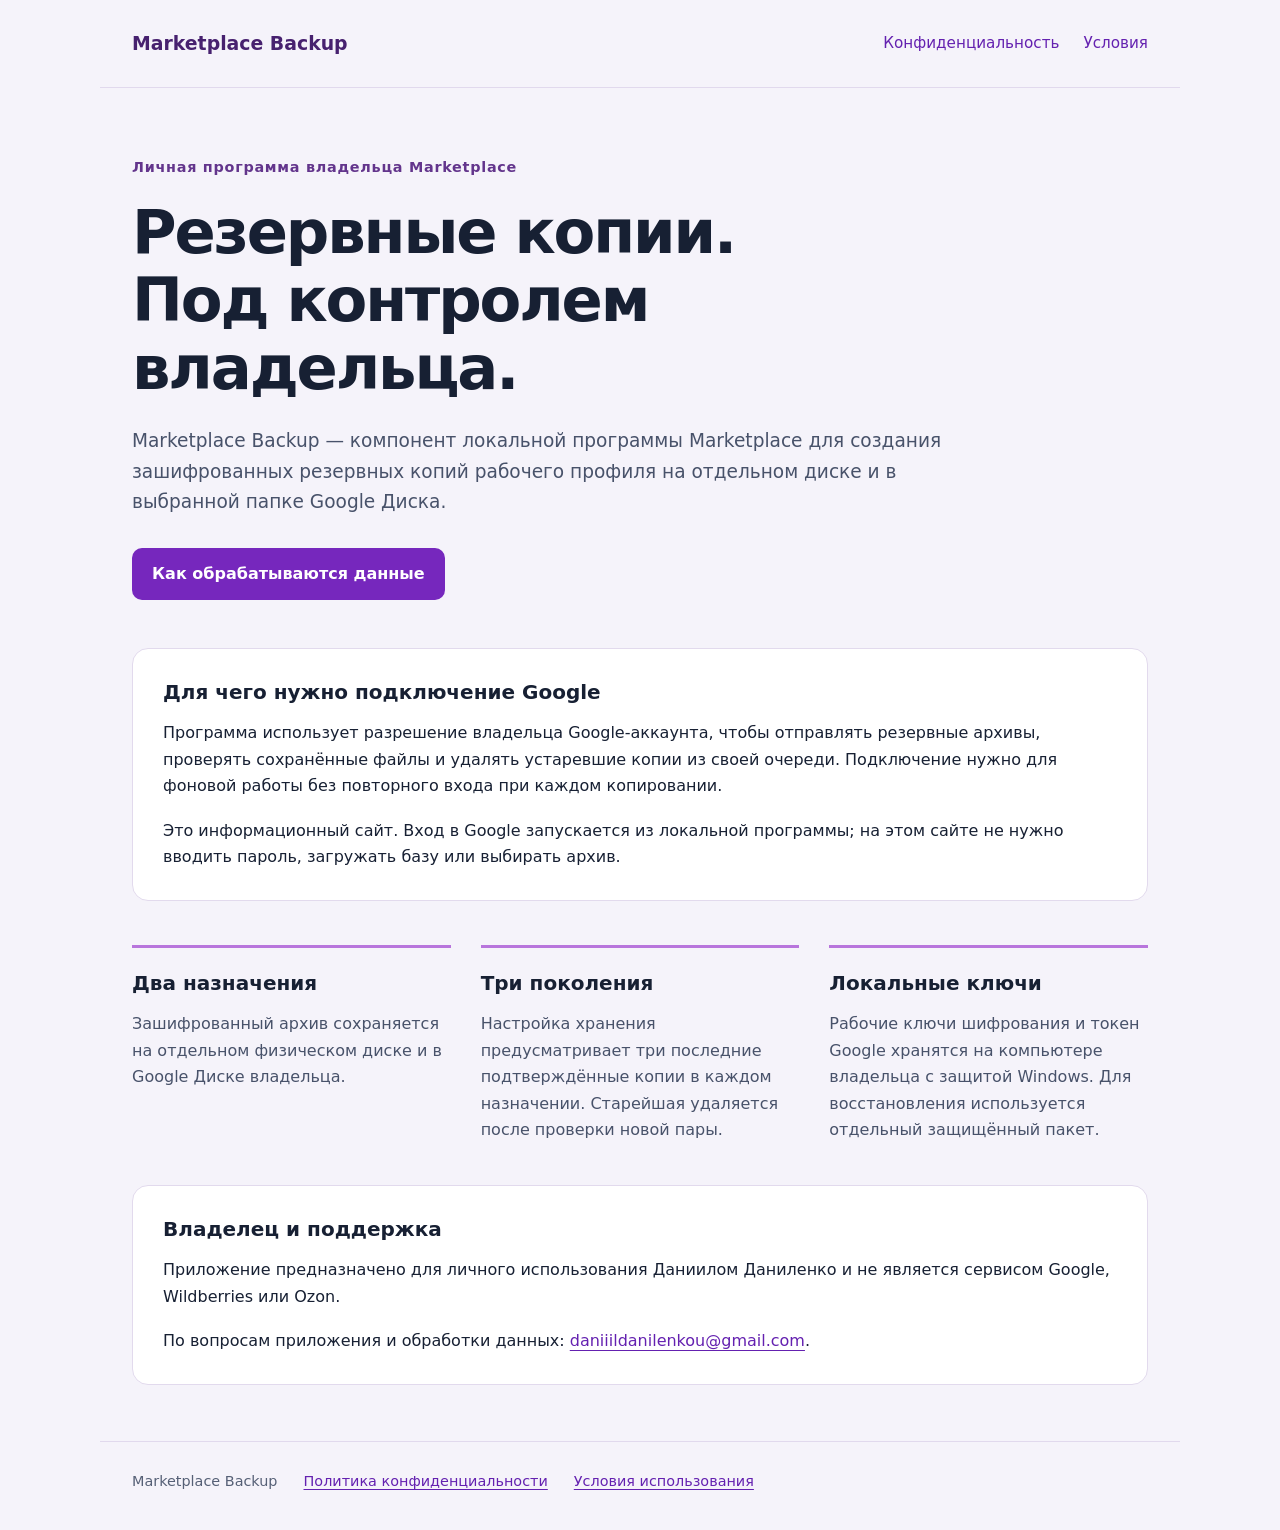
<file: index.html>
<!doctype html>
<html lang="ru">
<head>
  <meta charset="utf-8">
  <meta name="viewport" content="width=device-width,initial-scale=1">
  <meta name="description" content="Marketplace Backup — резервное копирование локальной программы Marketplace в выбранную владельцем папку Google Диска.">
  <title>Marketplace Backup</title>
  <link rel="stylesheet" href="style.css">
</head>
<body>
  <header><a class="brand" href="index.html">Marketplace Backup</a><nav aria-label="Основная навигация"><a href="privacy.html">Конфиденциальность</a><a href="terms.html">Условия</a></nav></header>
  <main>
    <section class="hero">
      <p class="eyebrow">Личная программа владельца Marketplace</p>
      <h1>Резервные копии.<br>Под контролем владельца.</h1>
      <p class="lead">Marketplace Backup — компонент локальной программы Marketplace для создания зашифрованных резервных копий рабочего профиля на отдельном диске и в выбранной папке Google Диска.</p>
      <a class="button" href="privacy.html">Как обрабатываются данные</a>
    </section>
    <section class="panel" aria-labelledby="purpose"><h2 id="purpose">Для чего нужно подключение Google</h2><p>Программа использует разрешение владельца Google-аккаунта, чтобы отправлять резервные архивы, проверять сохранённые файлы и удалять устаревшие копии из своей очереди. Подключение нужно для фоновой работы без повторного входа при каждом копировании.</p><p>Это информационный сайт. Вход в Google запускается из локальной программы; на этом сайте не нужно вводить пароль, загружать базу или выбирать архив.</p></section>
    <section class="details" aria-label="Порядок хранения">
      <article><h2>Два назначения</h2><p>Зашифрованный архив сохраняется на отдельном физическом диске и в Google Диске владельца.</p></article>
      <article><h2>Три поколения</h2><p>Настройка хранения предусматривает три последние подтверждённые копии в каждом назначении. Старейшая удаляется после проверки новой пары.</p></article>
      <article><h2>Локальные ключи</h2><p>Рабочие ключи шифрования и токен Google хранятся на компьютере владельца с защитой Windows. Для восстановления используется отдельный защищённый пакет.</p></article>
    </section>
    <section class="panel"><h2>Владелец и поддержка</h2><p>Приложение предназначено для личного использования Даниилом Даниленко и не является сервисом Google, Wildberries или Ozon.</p><p>По вопросам приложения и обработки данных: <a href="mailto:daniiildanilenkou@gmail.com">daniiildanilenkou@gmail.com</a>.</p></section>
  </main>
  <footer><span>Marketplace Backup</span><a href="privacy.html">Политика конфиденциальности</a><a href="terms.html">Условия использования</a></footer>
</body>
</html>
</file>
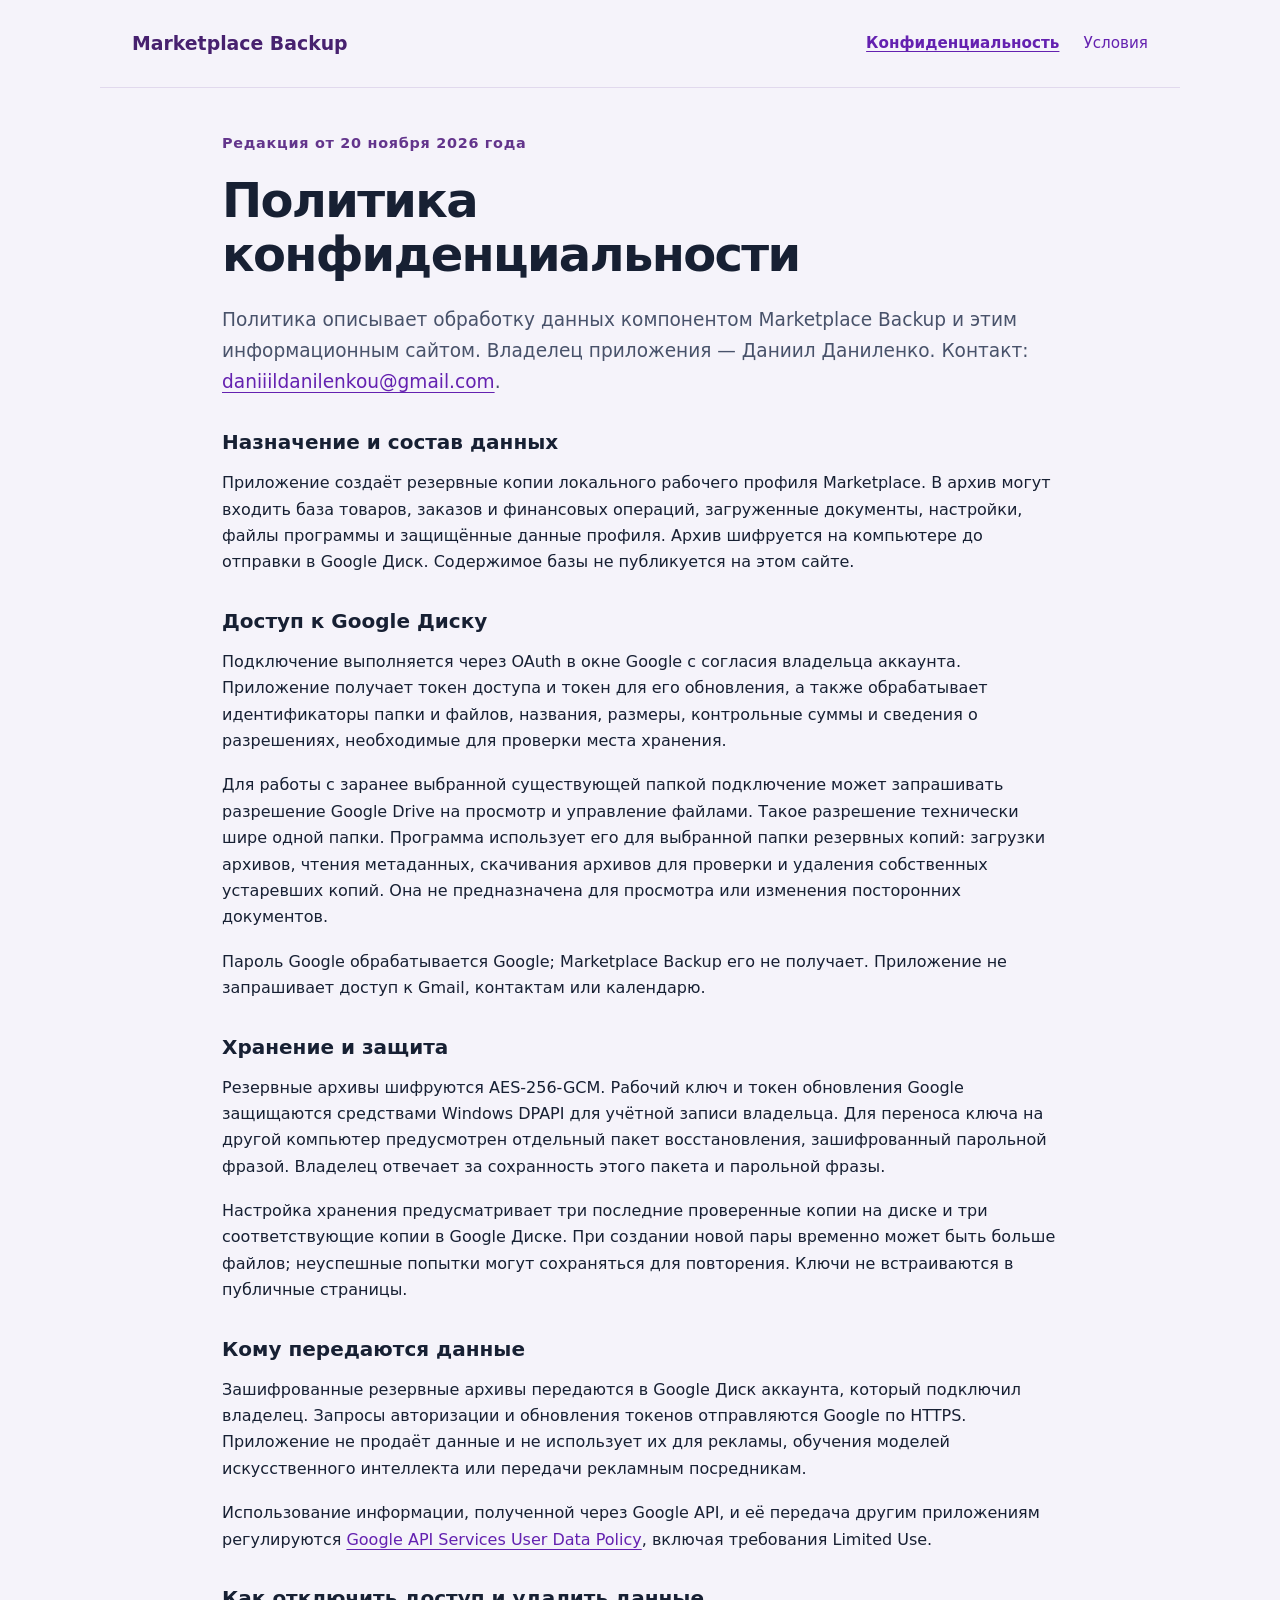
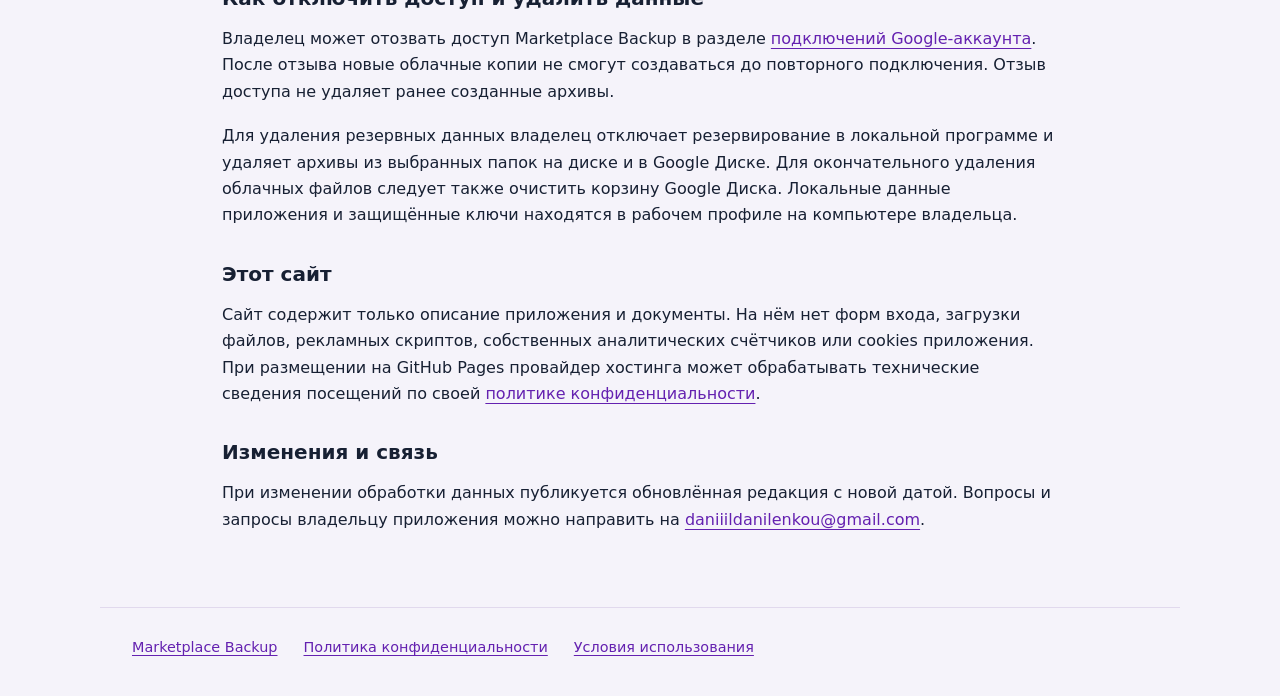
<file: privacy.html>
<!doctype html>
<html lang="ru">
<head><meta charset="utf-8"><meta name="viewport" content="width=device-width,initial-scale=1"><title>Конфиденциальность — Marketplace Backup</title><link rel="stylesheet" href="style.css"></head>
<body>
  <header><a class="brand" href="index.html">Marketplace Backup</a><nav aria-label="Основная навигация"><a href="privacy.html" aria-current="page">Конфиденциальность</a><a href="terms.html">Условия</a></nav></header>
  <main class="document">
    <p class="eyebrow">Редакция от 20 ноября 2026 года</p><h1>Политика конфиденциальности</h1>
    <p class="lead">Политика описывает обработку данных компонентом Marketplace Backup и этим информационным сайтом. Владелец приложения — Даниил Даниленко. Контакт: <a href="mailto:daniiildanilenkou@gmail.com">daniiildanilenkou@gmail.com</a>.</p>
    <h2>Назначение и состав данных</h2><p>Приложение создаёт резервные копии локального рабочего профиля Marketplace. В архив могут входить база товаров, заказов и финансовых операций, загруженные документы, настройки, файлы программы и защищённые данные профиля. Архив шифруется на компьютере до отправки в Google Диск. Содержимое базы не публикуется на этом сайте.</p>
    <h2>Доступ к Google Диску</h2><p>Подключение выполняется через OAuth в окне Google с согласия владельца аккаунта. Приложение получает токен доступа и токен для его обновления, а также обрабатывает идентификаторы папки и файлов, названия, размеры, контрольные суммы и сведения о разрешениях, необходимые для проверки места хранения.</p><p>Для работы с заранее выбранной существующей папкой подключение может запрашивать разрешение Google Drive на просмотр и управление файлами. Такое разрешение технически шире одной папки. Программа использует его для выбранной папки резервных копий: загрузки архивов, чтения метаданных, скачивания архивов для проверки и удаления собственных устаревших копий. Она не предназначена для просмотра или изменения посторонних документов.</p><p>Пароль Google обрабатывается Google; Marketplace Backup его не получает. Приложение не запрашивает доступ к Gmail, контактам или календарю.</p>
    <h2>Хранение и защита</h2><p>Резервные архивы шифруются AES-256-GCM. Рабочий ключ и токен обновления Google защищаются средствами Windows DPAPI для учётной записи владельца. Для переноса ключа на другой компьютер предусмотрен отдельный пакет восстановления, зашифрованный парольной фразой. Владелец отвечает за сохранность этого пакета и парольной фразы.</p><p>Настройка хранения предусматривает три последние проверенные копии на диске и три соответствующие копии в Google Диске. При создании новой пары временно может быть больше файлов; неуспешные попытки могут сохраняться для повторения. Ключи не встраиваются в публичные страницы.</p>
    <h2>Кому передаются данные</h2><p>Зашифрованные резервные архивы передаются в Google Диск аккаунта, который подключил владелец. Запросы авторизации и обновления токенов отправляются Google по HTTPS. Приложение не продаёт данные и не использует их для рекламы, обучения моделей искусственного интеллекта или передачи рекламным посредникам.</p><p>Использование информации, полученной через Google API, и её передача другим приложениям регулируются <a href="https://developers.google.com/terms/api-services-user-data-policy">Google API Services User Data Policy</a>, включая требования Limited Use.</p>
    <h2>Как отключить доступ и удалить данные</h2><p>Владелец может отозвать доступ Marketplace Backup в разделе <a href="https://myaccount.google.com/connections">подключений Google-аккаунта</a>. После отзыва новые облачные копии не смогут создаваться до повторного подключения. Отзыв доступа не удаляет ранее созданные архивы.</p><p>Для удаления резервных данных владелец отключает резервирование в локальной программе и удаляет архивы из выбранных папок на диске и в Google Диске. Для окончательного удаления облачных файлов следует также очистить корзину Google Диска. Локальные данные приложения и защищённые ключи находятся в рабочем профиле на компьютере владельца.</p>
    <h2>Этот сайт</h2><p>Сайт содержит только описание приложения и документы. На нём нет форм входа, загрузки файлов, рекламных скриптов, собственных аналитических счётчиков или cookies приложения. При размещении на GitHub Pages провайдер хостинга может обрабатывать технические сведения посещений по своей <a href="https://docs.github.com/en/site-policy/privacy-policies/github-general-privacy-statement">политике конфиденциальности</a>.</p>
    <h2>Изменения и связь</h2><p>При изменении обработки данных публикуется обновлённая редакция с новой датой. Вопросы и запросы владельцу приложения можно направить на <a href="mailto:daniiildanilenkou@gmail.com">daniiildanilenkou@gmail.com</a>.</p>
  </main>
  <footer><a href="index.html">Marketplace Backup</a><a href="privacy.html">Политика конфиденциальности</a><a href="terms.html">Условия использования</a></footer>
</body>
</html>
</file>
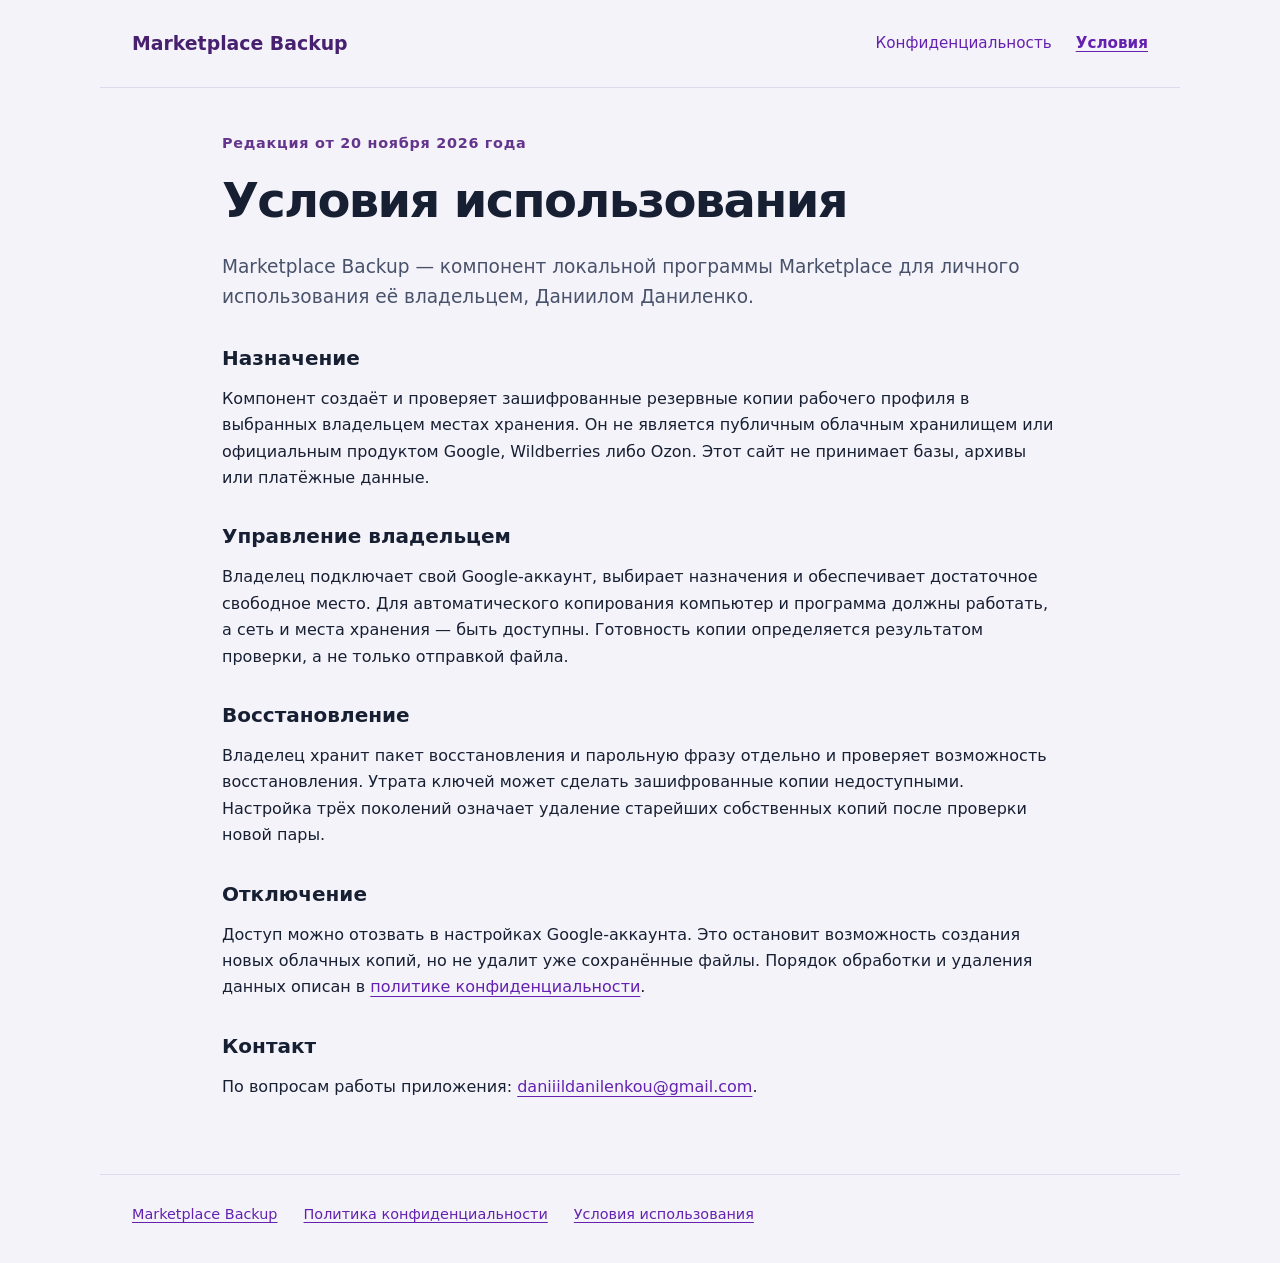
<file: terms.html>
<!doctype html>
<html lang="ru">
<head><meta charset="utf-8"><meta name="viewport" content="width=device-width,initial-scale=1"><title>Условия — Marketplace Backup</title><link rel="stylesheet" href="style.css"></head>
<body>
  <header><a class="brand" href="index.html">Marketplace Backup</a><nav aria-label="Основная навигация"><a href="privacy.html">Конфиденциальность</a><a href="terms.html" aria-current="page">Условия</a></nav></header>
  <main class="document"><p class="eyebrow">Редакция от 20 ноября 2026 года</p><h1>Условия использования</h1>
    <p class="lead">Marketplace Backup — компонент локальной программы Marketplace для личного использования её владельцем, Даниилом Даниленко.</p>
    <h2>Назначение</h2><p>Компонент создаёт и проверяет зашифрованные резервные копии рабочего профиля в выбранных владельцем местах хранения. Он не является публичным облачным хранилищем или официальным продуктом Google, Wildberries либо Ozon. Этот сайт не принимает базы, архивы или платёжные данные.</p>
    <h2>Управление владельцем</h2><p>Владелец подключает свой Google-аккаунт, выбирает назначения и обеспечивает достаточное свободное место. Для автоматического копирования компьютер и программа должны работать, а сеть и места хранения — быть доступны. Готовность копии определяется результатом проверки, а не только отправкой файла.</p>
    <h2>Восстановление</h2><p>Владелец хранит пакет восстановления и парольную фразу отдельно и проверяет возможность восстановления. Утрата ключей может сделать зашифрованные копии недоступными. Настройка трёх поколений означает удаление старейших собственных копий после проверки новой пары.</p>
    <h2>Отключение</h2><p>Доступ можно отозвать в настройках Google-аккаунта. Это остановит возможность создания новых облачных копий, но не удалит уже сохранённые файлы. Порядок обработки и удаления данных описан в <a href="privacy.html">политике конфиденциальности</a>.</p>
    <h2>Контакт</h2><p>По вопросам работы приложения: <a href="mailto:daniiildanilenkou@gmail.com">daniiildanilenkou@gmail.com</a>.</p>
  </main>
  <footer><a href="index.html">Marketplace Backup</a><a href="privacy.html">Политика конфиденциальности</a><a href="terms.html">Условия использования</a></footer>
</body>
</html>
</file>
<file: style.css>
:root{font-family:system-ui,-apple-system,"Segoe UI",sans-serif;color:#172033;background:#f5f3fa;font-synthesis:none;line-height:1.65;color-scheme:light}*{box-sizing:border-box}body{margin:0}a{color:#6421b0;text-underline-offset:.22em}a:hover{color:#411171}a:focus-visible{outline:3px solid #a247ed;outline-offset:5px}header,main,footer{max-width:1080px;margin:auto}header{display:flex;justify-content:space-between;align-items:center;gap:24px;padding:28px 32px;border-bottom:1px solid #e1d9ed}.brand{font-size:1.18rem;font-weight:750;text-decoration:none;color:#47216f}nav{display:flex;flex-wrap:wrap;gap:24px;font-size:.95rem}nav a{text-decoration:none}nav [aria-current]{text-decoration:underline;font-weight:650}main{padding:0 32px 32px}.hero{padding:68px 0 48px;max-width:900px}.eyebrow{font-size:.9rem;letter-spacing:.05em;color:#63358c;font-weight:650}h1{font-size:clamp(2.2rem,5vw,3.8rem);line-height:1.12;letter-spacing:-.035em;margin:16px 0 24px;font-weight:760}h2{font-size:1.25rem;line-height:1.35;margin:0 0 14px}p{margin:0 0 18px}.lead{font-size:1.16rem;color:#48526a;max-width:850px}.button{display:inline-block;background:#7627bd;color:#fff;font-size:1rem;font-weight:650;padding:13px 20px;border-radius:10px;text-decoration:none;margin-top:12px}.button:hover{background:#5b1e95;color:white}.panel{background:#fff;border:1px solid #e2daed;border-radius:16px;padding:30px;margin-bottom:24px}.panel p:last-child,article p:last-child{margin-bottom:0}.details{display:grid;grid-template-columns:repeat(3,1fr);gap:30px;padding:20px 0 42px}.details article{border-top:3px solid #b875dc;padding-top:22px}.details p{color:#48526a}.document{max-width:900px;padding-top:44px;padding-bottom:56px}.document h1{font-size:clamp(2rem,4vw,3rem);overflow-wrap:anywhere}.document h2{margin-top:32px}.document p{overflow-wrap:anywhere}footer{padding:28px 32px 36px;border-top:1px solid #e1d9ed;display:flex;flex-wrap:wrap;gap:16px 26px;font-size:.9rem;color:#566076}@media(max-width:680px){header{align-items:flex-start;flex-direction:column;padding:22px}main{padding-left:22px;padding-right:22px}.hero{padding:38px 0}.details{grid-template-columns:1fr;gap:24px}.panel{padding:22px}footer{padding:24px 22px}.document{padding-top:28px}}
</file>
